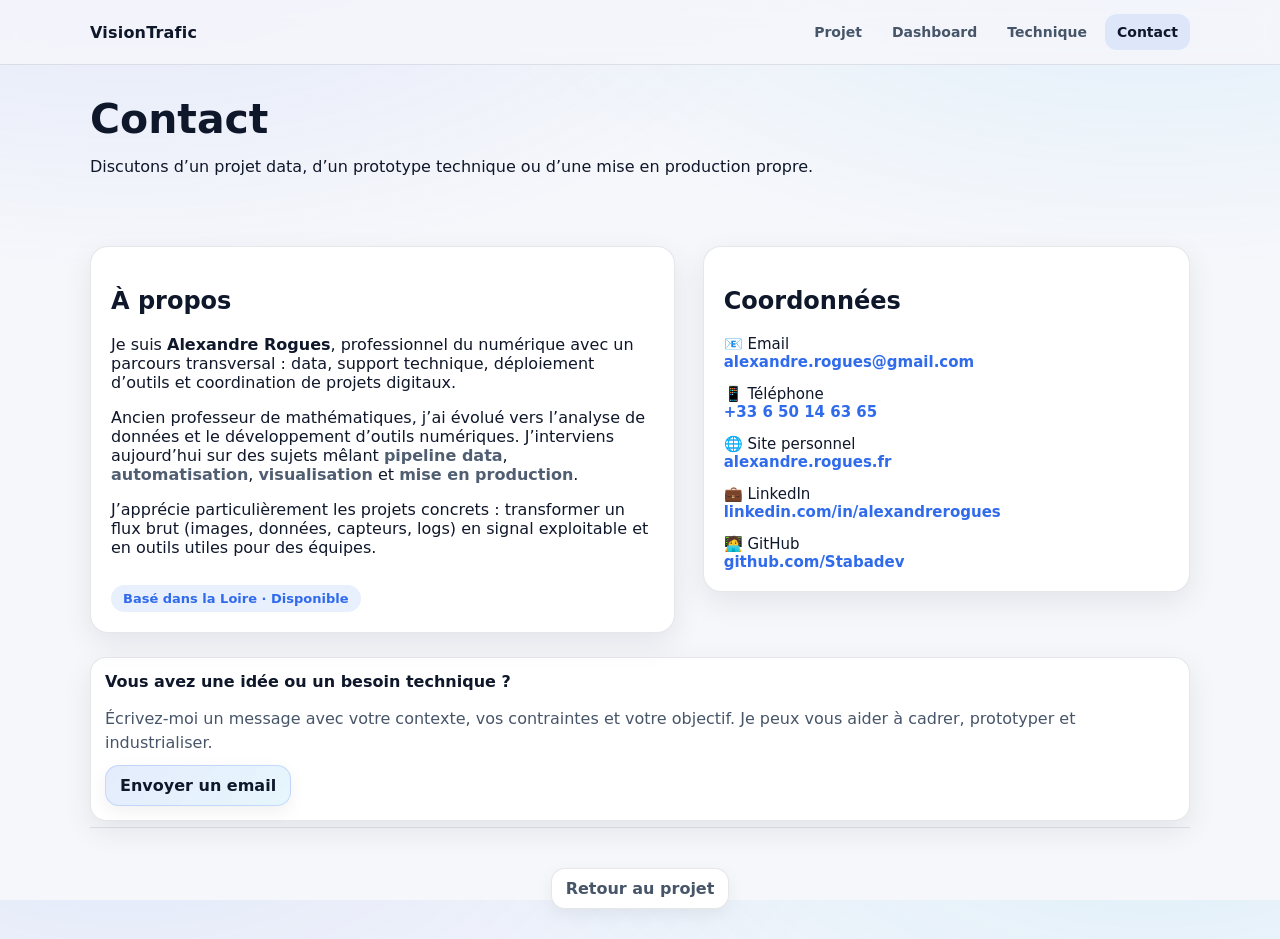
<file: templates/contact.html>
<!doctype html>
<html lang="fr">
<head>
  <meta charset="utf-8"/>
  <meta name="viewport" content="width=device-width, initial-scale=1"/>
  <title>Contact — Alexandre Rogues</title>
  <link rel="stylesheet" href="/static/css/style.css"/>
  <style>

    .hero-contact{
      padding-top: 32px;
      padding-bottom: 12px;
    }

    .contact-grid{
      display:grid;
      grid-template-columns: 1.2fr 1fr;
      gap: 28px;
      margin-top: 24px;
      align-items:start;
    }

    @media (max-width: 900px){
      .contact-grid{
        grid-template-columns: 1fr;
      }
    }

    .contact-card{
      border:1px solid var(--border);
      border-radius:18px;
      padding:20px;
      box-shadow: var(--shadow);
      background:#fff;
    }

    .contact-list{
      list-style:none;
      padding:0;
      margin:0;
      display:flex;
      flex-direction:column;
      gap:14px;
      font-size:15px;
    }

    .contact-list a{
      font-weight:900;
      color: rgba(37,99,235,.95);
      text-decoration:none;
    }

    .contact-list a:hover{
      text-decoration:underline;
    }

    .muted-strong{
      color:rgba(71,85,105,.95);
      font-weight:600;
    }

    .badge-contact{
      display:inline-block;
      margin-top:12px;
      font-size:13px;
      padding:6px 12px;
      border-radius:999px;
      background: rgba(37,99,235,.10);
      color: rgba(37,99,235,.95);
      font-weight:900;
    }

  </style>
</head>
<body>

<header class="topbar">
  <div class="wrap bar">
    <a class="brand" href="/">VisionTrafic</a>
    <nav class="nav">
      <a href="/">Projet</a>
      <a href="/dashboard">Dashboard</a>
      <a href="/technique">Technique</a>
      <a class="active" href="/contact">Contact</a>
    </nav>
  </div>
</header>

<main class="wrap">

  <section class="section hero-contact">
    <h1>Contact</h1>
    <p class="lede">
      Discutons d’un projet data, d’un prototype technique ou d’une mise en production propre.
    </p>
  </section>

  <section class="section contact-grid">

    <!-- Colonne gauche : Présentation -->
    <div class="contact-card">
      <h2>À propos</h2>

      <p>
        Je suis <strong>Alexandre Rogues</strong>, professionnel du numérique avec un parcours transversal :
        data, support technique, déploiement d’outils et coordination de projets digitaux.
      </p>

      <p>
        Ancien professeur de mathématiques, j’ai évolué vers l’analyse de données et le développement
        d’outils numériques. J’interviens aujourd’hui sur des sujets mêlant
        <span class="muted-strong">pipeline data</span>,
        <span class="muted-strong">automatisation</span>,
        <span class="muted-strong">visualisation</span>
        et <span class="muted-strong">mise en production</span>.
      </p>

      <p>
        J’apprécie particulièrement les projets concrets :
        transformer un flux brut (images, données, capteurs, logs) en signal exploitable
        et en outils utiles pour des équipes.
      </p>

      <span class="badge-contact">
        Basé dans la Loire · Disponible
      </span>
    </div>

    <!-- Colonne droite : Coordonnées -->
    <div class="contact-card">
      <h2>Coordonnées</h2>

      <ul class="contact-list">
        <li>
          📧 Email<br/>
          <a href="mailto:alexandre.rogues@gmail.com">
            alexandre.rogues@gmail.com
          </a>
        </li>

        <li>
          📱 Téléphone<br/>
          <a href="tel:+33650146365">
            +33 6 50 14 63 65
          </a>
        </li>

        <li>
          🌐 Site personnel<br/>
          <a href="https://alexandre.rogues.fr" target="_blank">
            alexandre.rogues.fr
          </a>
        </li>

        <li>
          💼 LinkedIn<br/>
          <a href="https://linkedin.com/in/alexandrerogues" target="_blank">
            linkedin.com/in/alexandrerogues
          </a>
        </li>

        <li>
          🧑‍💻 GitHub<br/>
          <a href="https://github.com/Stabadev" target="_blank">
            github.com/Stabadev
          </a>
        </li>
      </ul>

    </div>

  </section>

  <section class="section">
    <div class="card softCallout">
      <h3 style="margin-top:0">Vous avez une idée ou un besoin technique ?</h3>
      <p class="muted" style="margin-bottom:10px">
        Écrivez-moi un message avec votre contexte, vos contraintes et votre objectif.
        Je peux vous aider à cadrer, prototyper et industrialiser.
      </p>
      <a class="btn primary" href="mailto:alexandre.rogues@gmail.com">
        Envoyer un email
      </a>
    </div>
  </section>

  <footer class="footer" style="padding-top:40px; border-top: 1px solid var(--border);">
    <a class="btn" href="/">Retour au projet</a>
  </footer>

</main>

</body>
</html>
</file>
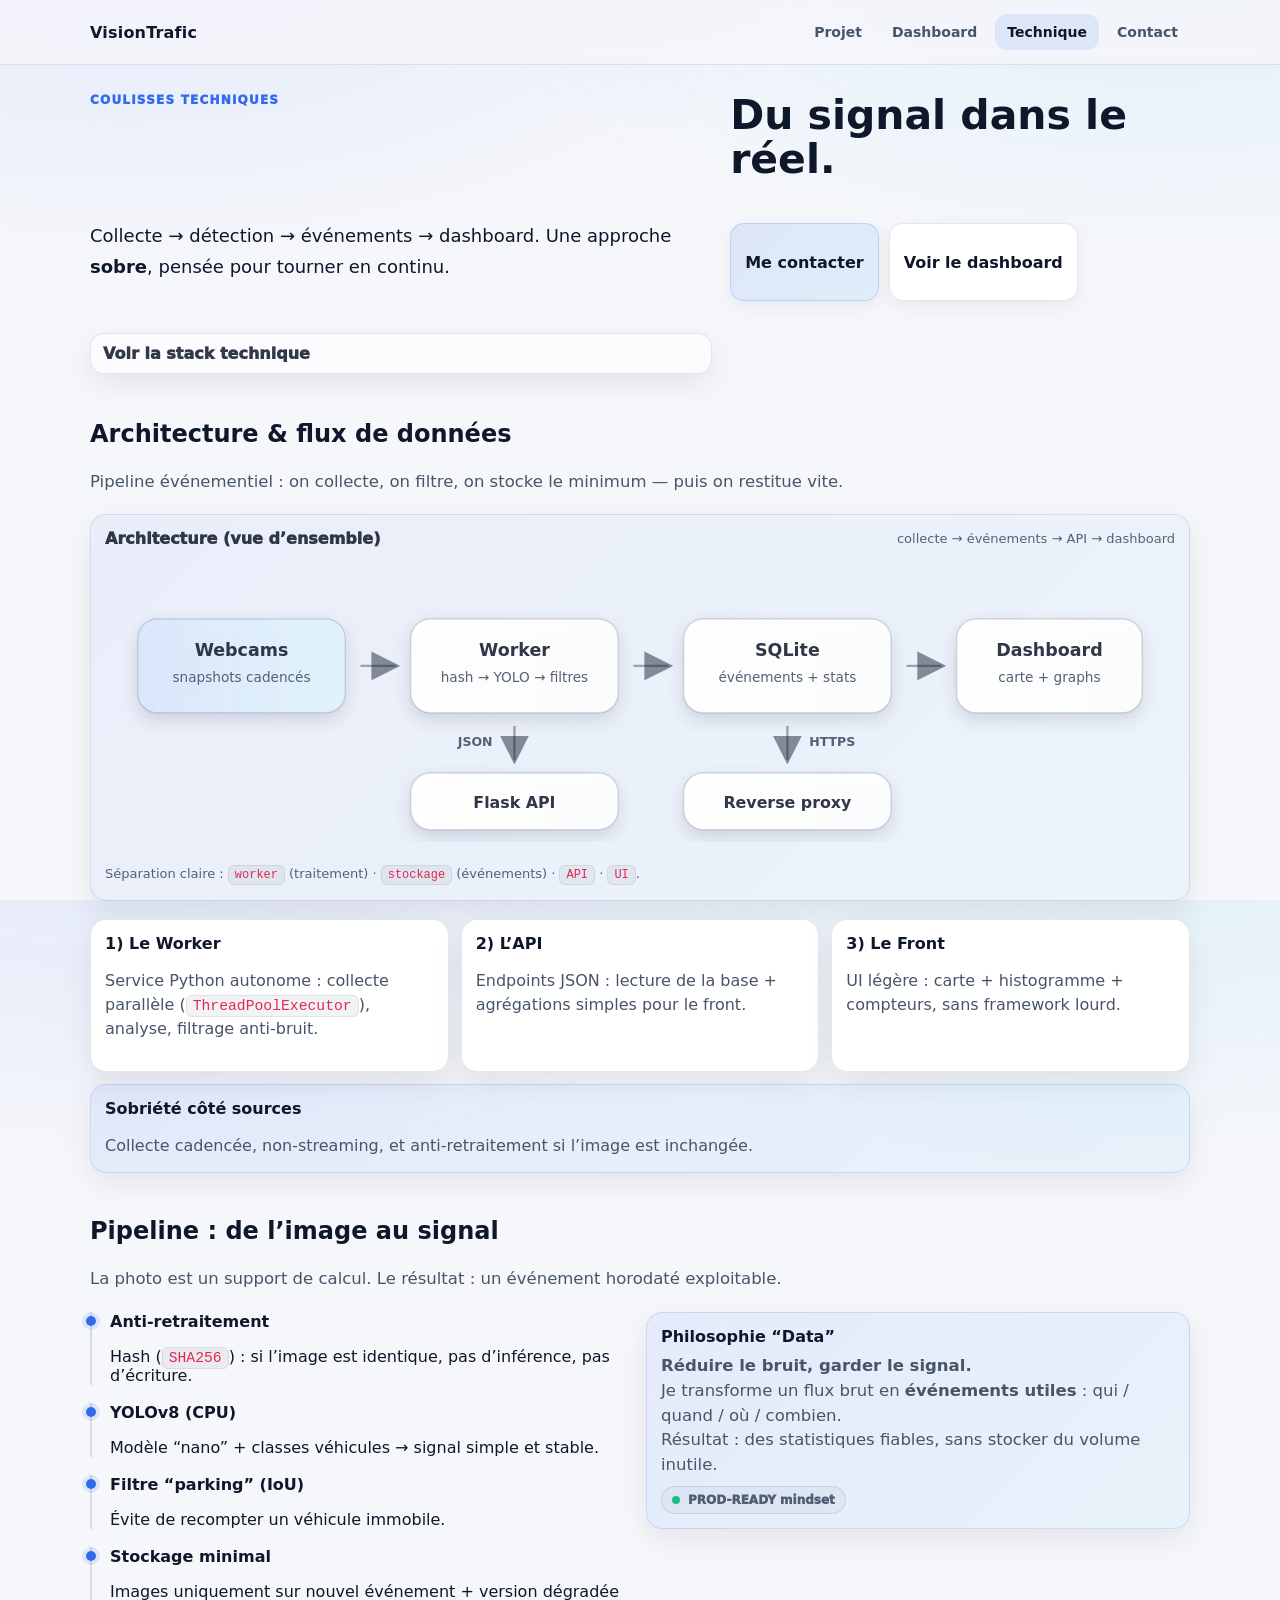
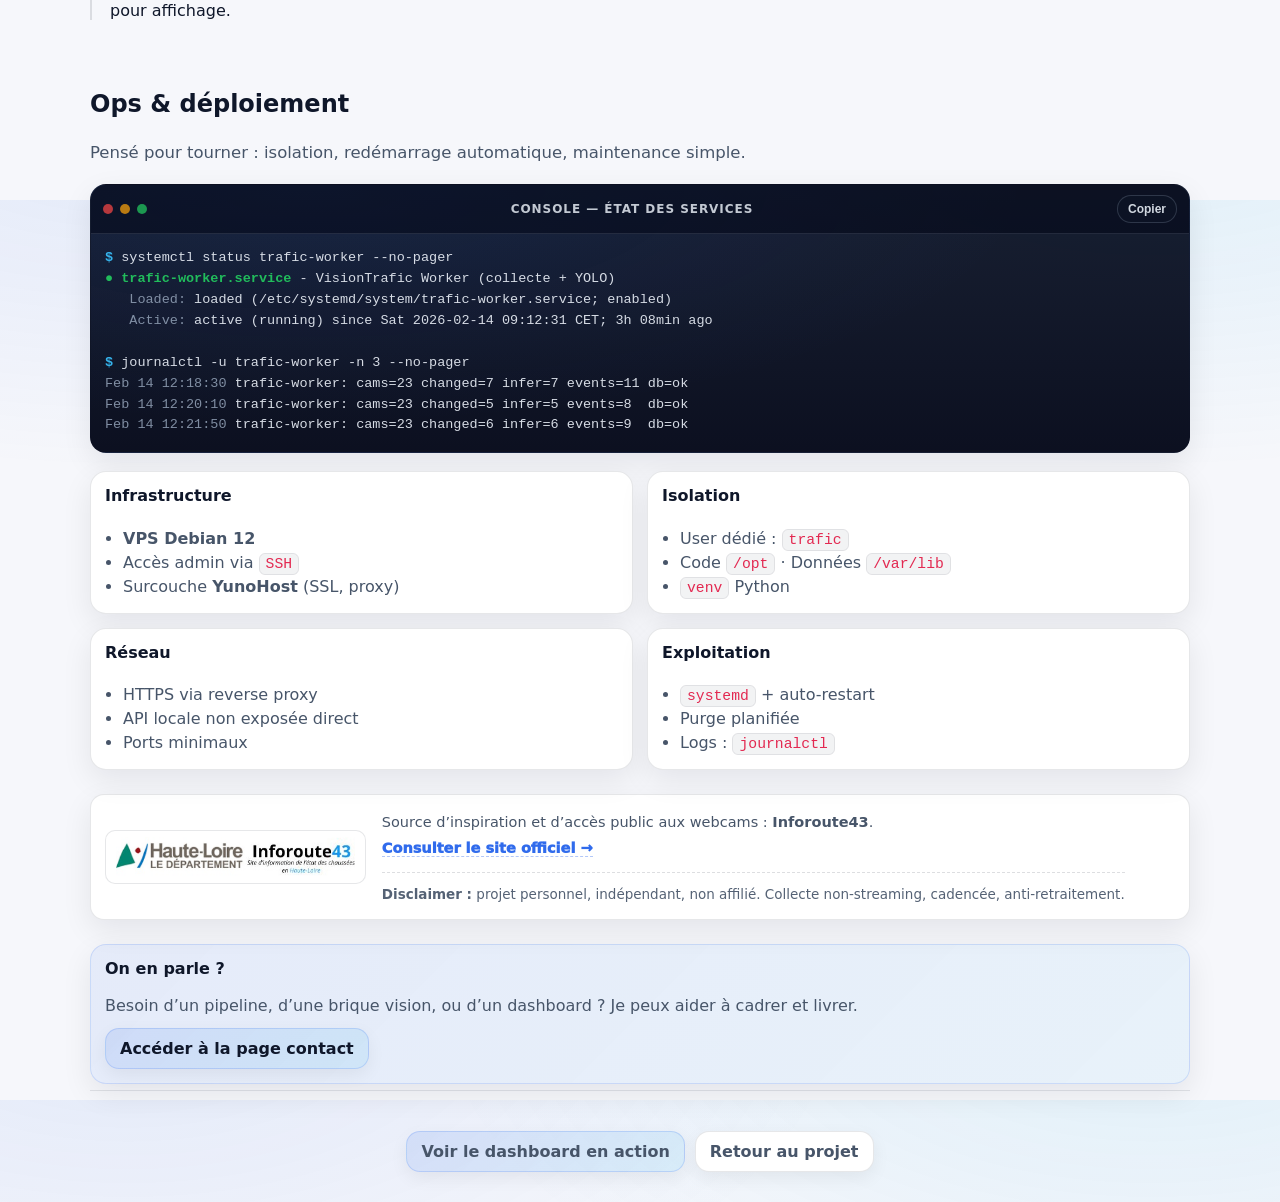
<file: templates/technique.html>
<!doctype html>
<html lang="fr">
<head>
  <meta charset="utf-8"/>
  <meta name="viewport" content="width=device-width, initial-scale=1"/>
  <title>VisionTrafic — Coulisses Techniques</title>
  <link rel="stylesheet" href="/static/css/style.css"/>
  <style>

    /* =========================
       LAYOUT OPS 2x2
    ========================== */
    .ops-grid{
      display:grid;
      grid-template-columns: repeat(2, 1fr);
      gap: 14px;
    }
    @media (max-width: 900px){
      .ops-grid{ grid-template-columns: 1fr; }
    }

    /* =========================
       TYPO & SPACING (local)
    ========================== */
    .prose { line-height: 1.8; color: var(--muted); font-size: 16.5px; }
    .lede  { font-size: 18px; color: var(--text); line-height: 1.7; margin: 12px 0 18px; max-width: 72ch; }
    .kicker{
      font-weight: 950;
      letter-spacing: .10em;
      color: rgba(37,99,235,.95);
      text-transform: uppercase;
      font-size: 12px;
      margin-bottom: 10px;
    }

    /* Intro: plus d'air */
    .hero{
      padding-top: 28px;
      padding-bottom: 8px;
    }
    .hero h1{
      margin-top: 0;
      margin-bottom: 10px;
    }
    .hero-actions{
      display:flex; gap:10px; flex-wrap:wrap;
      margin-top: 14px;
    }

    /* Stack pills: moins compact, + aéré */
    .tech-stack { display: flex; gap: 8px; margin: 14px 0 0; flex-wrap: wrap; }
    .tech-pill{
      padding: 6px 12px;
      border-radius: 999px;
      border: 1px solid var(--border);
      font-size: 13px;
      font-weight: 950;
      background: rgba(15,23,42,.03);
      color: rgba(15,23,42,.78);
    }
    .tech-pill.accent{
      background: rgba(37,99,235,.12);
      color: rgba(37,99,235,.95);
      border-color: rgba(37,99,235,.22);
    }

    /* Petit "details" propre */
    details.stack{
      margin-top: 14px;
      border: 1px solid var(--border);
      border-radius: 14px;
      padding: 10px 12px;
      background: rgba(255,255,255,.65);
      box-shadow: var(--shadow);
      max-width: 980px;
    }
    details.stack summary{
      cursor:pointer;
      font-weight: 950;
      color: rgba(15,23,42,.86);
      list-style: none;
    }
    details.stack summary::-webkit-details-marker{ display:none; }
    details.stack .hint{ margin-top: 8px; color: rgba(71,85,105,.92); font-size: 13px; }

    /* Mono */
    .mono{
      background: rgba(15, 23, 42, 0.05);
      padding: 2px 6px;
      border-radius: 6px;
      font-family: ui-monospace, SFMono-Regular, Menlo, Monaco, Consolas, "Liberation Mono", "Courier New", monospace;
      font-size: 0.92em;
      color: rgba(225,29,72,.95);
      border: 1px solid rgba(15,23,42,.08);
      white-space: nowrap;
    }

    /* Cards grid */
    .grid-features{
      display: grid;
      grid-template-columns: repeat(auto-fit, minmax(300px, 1fr));
      gap: 12px;
      margin: 18px 0 8px;
      align-items: stretch;
    }

    .softCallout{
      background: linear-gradient(135deg, rgba(37,99,235,.08), rgba(14,165,233,.06));
      border: 1px solid rgba(37,99,235,.16);
    }

    /* Steps */
    .process-step{
      border-left: 2px solid rgba(15,23,42,.12);
      padding-left: 18px;
      margin-bottom: 18px;
      position: relative;
    }
    .process-step::before{
      content:"";
      position:absolute;
      left:-6px;
      top:4px;
      width:10px;
      height:10px;
      border-radius:50%;
      background: rgba(37,99,235,.95);
      box-shadow: 0 0 0 4px rgba(37,99,235,.12);
    }

    /* Badge */
    .badge{
      display:inline-flex;
      align-items:center;
      gap:8px;
      font-size: 12px;
      font-weight: 950;
      color: rgba(71,85,105,.95);
      background: rgba(15,23,42,.03);
      border: 1px solid rgba(15,23,42,.10);
      padding: 6px 10px;
      border-radius: 999px;
      margin-top: 8px;
    }
    .dot{
      width:8px;height:8px;border-radius:999px;
      background: rgba(16,185,129,.95);
      box-shadow: 0 0 0 0 rgba(16,185,129,.35);
      animation: pulse 1.6s infinite;
    }
    @keyframes pulse{
      0% { box-shadow: 0 0 0 0 rgba(16,185,129,.35); }
      70% { box-shadow: 0 0 0 10px rgba(16,185,129,0); }
      100% { box-shadow: 0 0 0 0 rgba(16,185,129,0); }
    }

    /* Reference */
    .logo-box{
      background: #fff;
      border: 1px solid var(--border);
      padding: 14px;
      border-radius: 14px;
      display: flex;
      align-items: center;
      gap: 16px;
      box-shadow: var(--shadow);
    }
    .logo-box img{
      height: 54px;
      border-radius: 10px;
      border: 1px solid rgba(15,23,42,.10);
      background: #fff;
      padding: 6px 10px;
    }
    .logo-box a{
      color: rgba(37,99,235,.95);
      font-weight: 950;
      border-bottom: 1px dashed rgba(37,99,235,.35);
    }
    .logo-box a:hover{ border-bottom-style: solid; }

    .disclaimer{
      margin-top: 10px;
      padding-top: 10px;
      border-top: 1px dashed rgba(15,23,42,.14);
      font-size: 13.5px;
      color: rgba(71,85,105,.92);
      line-height: 1.65;
    }

    @media (max-width: 768px) {
      .grid-features { grid-template-columns: 1fr; }
      .logo-box { flex-direction: column; align-items: flex-start; }
      .logo-box img { height: 50px; }
    }

    /* =========================
       ARCH DIAGRAM (fixed)
    ========================== */
    .arch-figure{ margin: 16px 0 6px; }
    .arch-card{
      border: 1px solid var(--border);
      border-radius: 16px;
      background: linear-gradient(135deg, rgba(37,99,235,.06), rgba(14,165,233,.04));
      box-shadow: var(--shadow);
      padding: 14px;
      overflow: hidden;
    }
    .arch-title{
      display:flex; align-items:center; justify-content:space-between;
      gap: 10px; margin-bottom: 12px;
    }
    .arch-title strong{ font-weight: 950; color: rgba(15,23,42,.86); }
    .arch-title span{ font-size: 13px; color: rgba(71,85,105,.92); }
    .arch-svg{ width: 100%; height: auto; display:block; }
    .arch-legend{
      margin: 10px 0 0;
      font-size: 13px;
      color: rgba(71,85,105,.92);
      line-height: 1.6;
    }

    /* =========================
       TERMINAL
    ========================== */
    .terminal{
      border-radius: 16px;
      border: 1px solid rgba(15,23,42,.12);
      background:
        radial-gradient(1200px 400px at 20% 0%, rgba(37,99,235,.10), transparent 60%),
        linear-gradient(180deg, rgba(15,23,42,.96), rgba(2,6,23,.96));
      box-shadow: var(--shadow);
      overflow: hidden;
      margin: 14px 0 18px;
    }
    .terminal-bar{
      display:flex; align-items:center; justify-content:space-between;
      gap: 10px;
      padding: 10px 12px;
      border-bottom: 1px solid rgba(148,163,184,.18);
      background: rgba(2,6,23,.55);
    }
    .term-dots{ display:flex; gap:7px; align-items:center; }
    .term-dot{ width:10px; height:10px; border-radius:999px; background: rgba(148,163,184,.35); }
    .term-dot.red{ background: rgba(239,68,68,.75); }
    .term-dot.yel{ background: rgba(245,158,11,.75); }
    .term-dot.grn{ background: rgba(34,197,94,.75); }

    .terminal-title{
      font-size: 12px;
      letter-spacing: .08em;
      text-transform: uppercase;
      color: rgba(226,232,240,.86);
      font-weight: 900;
      white-space: nowrap;
    }
    .term-actions{ display:flex; gap:8px; align-items:center; }
    .term-btn{
      font-size: 12px;
      font-weight: 900;
      color: rgba(226,232,240,.92);
      border: 1px solid rgba(148,163,184,.25);
      background: rgba(15,23,42,.35);
      padding: 6px 10px;
      border-radius: 999px;
      cursor: pointer;
    }
    .term-btn:hover{ background: rgba(15,23,42,.55); }

    .terminal pre{
      margin:0;
      padding: 14px 14px 16px;
      overflow:auto;
      color: rgba(226,232,240,.94);
      font-size: 13.5px;
      line-height: 1.55;
      font-family: ui-monospace, SFMono-Regular, Menlo, Monaco, Consolas, "Liberation Mono", "Courier New", monospace;
      white-space: pre;
    }
    .terminal .prompt{ color: rgba(56,189,248,.95); font-weight: 900; }
    .terminal .ok{ color: rgba(34,197,94,.95); font-weight: 900; }
    .terminal .dim{ color: rgba(148,163,184,.85); }

  </style>
</head>
<body>

<header class="topbar">
  <div class="wrap bar">
    <a class="brand" href="/">VisionTrafic</a>
    <nav class="nav">
      <a href="/">Projet</a>
      <a href="/dashboard">Dashboard</a>
      <a class="active" href="/technique">Technique</a>
      <a href="/contact">Contact</a>
      
    </nav>
  </div>
</header>


<main class="wrap">

  <!-- INTRO (abrégée + aérée) -->
  <section class="section hero">
    <div class="kicker">Coulisses techniques</div>
    <h1>Du signal dans le réel.</h1>

    <p class="lede">
      Collecte → détection → événements → dashboard.
      Une approche <strong>sobre</strong>, pensée pour tourner en continu.
    </p>

    <div class="hero-actions">
      <a class="btn primary" href="/contact">Me contacter</a>
      <a class="btn" href="/dashboard">Voir le dashboard</a>
    </div>

    <details class="stack">
      <summary>Voir la stack technique</summary>
      <div class="tech-stack" aria-label="Stack">
        <span class="tech-pill accent">Python 3.11</span>
        <span class="tech-pill">YOLOv8n</span>
        <span class="tech-pill">Torch (CPU)</span>
        <span class="tech-pill">SQLite (WAL)</span>
        <span class="tech-pill">Flask API</span>
        <span class="tech-pill">Systemd</span>
        <span class="tech-pill">YunoHost</span>
        <span class="tech-pill">Vanilla JS</span>
      </div>
      <div class="hint">Cas d’usage : webcams routières → événements (où/quand/combien) → carte + stats.</div>
    </details>
  </section>

  <!-- ARCHI -->
  <section class="section">
    <h2 class="h2">Architecture & flux de données</h2>
    <p class="prose">
      Pipeline événementiel : on collecte, on filtre, on stocke le minimum — puis on restitue vite.
    </p>

    <!-- ARCH DIAGRAM (API/Proxy descended + clean arrows) -->
    <div class="arch-figure">
      <div class="arch-card">
        <div class="arch-title">
          <strong>Architecture (vue d’ensemble)</strong>
          <span>collecte → événements → API → dashboard</span>
        </div>

        <svg class="arch-svg" viewBox="0 0 980 270" role="img" aria-label="Schéma d’architecture VisionTrafic">
          <defs>
            <filter id="shadowA" x="-20%" y="-20%" width="140%" height="140%">
              <feDropShadow dx="0" dy="6" stdDeviation="8" flood-color="rgba(15,23,42,0.14)"/>
            </filter>
            <marker id="arrowA" markerWidth="12" markerHeight="12" refX="10" refY="6" orient="auto">
              <path d="M0,0 L12,6 L0,12 Z" fill="rgba(15,23,42,0.48)"/>
            </marker>
            <linearGradient id="fillA" x1="0" x2="1">
              <stop offset="0" stop-color="rgba(255,255,255,0.98)"/>
              <stop offset="1" stop-color="rgba(255,255,255,0.86)"/>
            </linearGradient>
            <linearGradient id="accentA" x1="0" x2="1">
              <stop offset="0" stop-color="rgba(37,99,235,0.16)"/>
              <stop offset="1" stop-color="rgba(14,165,233,0.10)"/>
            </linearGradient>
            <style>
              .box{ fill:url(#fillA); stroke: rgba(15,23,42,0.14); stroke-width:1.4; }
              .acc{ fill:url(#accentA); }
              .t1{ font: 900 16px ui-sans-serif, system-ui, -apple-system, Segoe UI, Roboto, Arial; fill: rgba(15,23,42,0.86); }
              .t2{ font: 500 12.5px ui-sans-serif, system-ui, -apple-system, Segoe UI, Roboto, Arial; fill: rgba(71,85,105,0.92); }
              .ln{ stroke: rgba(15,23,42,0.36); stroke-width:2.2; fill:none; marker-end:url(#arrowA); }
              .cap{ font: 800 11.5px ui-sans-serif, system-ui, -apple-system, Segoe UI, Roboto, Arial; fill: rgba(71,85,105,0.92); }
            </style>
          </defs>

          <!-- Top row boxes -->
          <!-- Webcams (30..220) -->
          <g filter="url(#shadowA)">
            <rect class="box" x="30" y="54" rx="18" ry="18" width="190" height="86"/>
            <rect class="acc" x="30" y="54" rx="18" ry="18" width="190" height="86"/>
            <text class="t1" x="125" y="88" text-anchor="middle">Webcams</text>
            <text class="t2" x="125" y="112" text-anchor="middle">snapshots cadencés</text>
          </g>

          <!-- Worker (280..470) -->
          <g filter="url(#shadowA)">
            <rect class="box" x="280" y="54" rx="18" ry="18" width="190" height="86"/>
            <text class="t1" x="375" y="88" text-anchor="middle">Worker</text>
            <text class="t2" x="375" y="112" text-anchor="middle">hash → YOLO → filtres</text>
          </g>

          <!-- SQLite (530..720) -->
          <g filter="url(#shadowA)">
            <rect class="box" x="530" y="54" rx="18" ry="18" width="190" height="86"/>
            <text class="t1" x="625" y="88" text-anchor="middle">SQLite</text>
            <text class="t2" x="625" y="112" text-anchor="middle">événements + stats</text>
          </g>

          <!-- Dashboard (780..950) -->
          <g filter="url(#shadowA)">
            <rect class="box" x="780" y="54" rx="18" ry="18" width="170" height="86"/>
            <text class="t1" x="865" y="88" text-anchor="middle">Dashboard</text>
            <text class="t2" x="865" y="112" text-anchor="middle">carte + graphs</text>
          </g>

          <!-- Horizontal arrows with gap -->
          <line class="ln" x1="234" y1="97" x2="266" y2="97"/>
          <line class="ln" x1="484" y1="97" x2="516" y2="97"/>
          <line class="ln" x1="734" y1="97" x2="766" y2="97"/>

          <!-- Bottom row moved DOWN (more air) -->
          <!-- API (under Worker) y=195 -->
          <g filter="url(#shadowA)">
            <rect class="box" x="280" y="195" rx="18" ry="18" width="190" height="52"/>
            <text class="t1" x="375" y="227" text-anchor="middle" style="font-size:14.5px">Flask API</text>
          </g>

          <!-- Reverse proxy (under SQLite) y=195 -->
          <g filter="url(#shadowA)">
            <rect class="box" x="530" y="195" rx="18" ry="18" width="190" height="52"/>
            <text class="t1" x="625" y="227" text-anchor="middle" style="font-size:14.5px">Reverse proxy</text>
          </g>

          <!-- Vertical arrows (now long + gapped) -->
          <!-- Top bottom = 54+86 = 140. Bottom top = 195 -->
          <!-- We'll draw from 152 to 183 (gap 12px both sides-ish) -->
          <line class="ln" x1="375" y1="152" x2="375" y2="183"/>
          <line class="ln" x1="625" y1="152" x2="625" y2="183"/>

          <!-- Labels placed BESIDE arrows to avoid overlap -->
          <text class="cap" x="355" y="170" text-anchor="end">JSON</text>
          <text class="cap" x="645" y="170" text-anchor="start">HTTPS</text>
        </svg>

        <p class="arch-legend">
          Séparation claire : <span class="mono">worker</span> (traitement) · <span class="mono">stockage</span> (événements) · <span class="mono">API</span> · <span class="mono">UI</span>.
        </p>
      </div>
    </div>

    <div class="grid-features">
      <article class="card">
        <h3>1) Le Worker</h3>
        <p class="muted">
          Service Python autonome : collecte parallèle (<span class="mono">ThreadPoolExecutor</span>), analyse, filtrage anti-bruit.
        </p>
      </article>
      <article class="card">
        <h3>2) L’API</h3>
        <p class="muted">
          Endpoints JSON : lecture de la base + agrégations simples pour le front.
        </p>
      </article>
      <article class="card">
        <h3>3) Le Front</h3>
        <p class="muted">
          UI légère : carte + histogramme + compteurs, sans framework lourd.
        </p>
      </article>
    </div>

    <div class="card softCallout" style="margin-top:12px">
      <h3 style="margin-top:0">Sobriété côté sources</h3>
      <p class="muted" style="margin-bottom:0">
        Collecte cadencée, non-streaming, et anti-retraitement si l’image est inchangée.
      </p>
    </div>
  </section>

  <!-- PIPELINE -->
  <section class="section">
    <h2 class="h2">Pipeline : de l’image au signal</h2>
    <p class="prose">
      La photo est un support de calcul. Le résultat : un événement horodaté exploitable.
    </p>

    <div class="grid-features" style="align-items:start;">
      <div>
        <div class="process-step">
          <strong>Anti-retraitement</strong>
          <p class="muted">
            Hash (<span class="mono">SHA256</span>) : si l’image est identique, pas d’inférence, pas d’écriture.
          </p>
        </div>

        <div class="process-step">
          <strong>YOLOv8 (CPU)</strong>
          <p class="muted">
            Modèle “nano” + classes véhicules → signal simple et stable.
          </p>
        </div>

        <div class="process-step">
          <strong>Filtre “parking” (IoU)</strong>
          <p class="muted">
            Évite de recompter un véhicule immobile.
          </p>
        </div>

        <div class="process-step">
          <strong>Stockage minimal</strong>
          <p class="muted">
            Images uniquement sur nouvel événement + version dégradée pour affichage.
          </p>
        </div>
      </div>

      <div class="card softCallout">
        <h3 style="margin-top:0">Philosophie “Data”</h3>
<p class="prose" style="margin:0">
  <strong>Réduire le bruit, garder le signal.</strong><br/>
  Je transforme un flux brut en <strong>événements utiles</strong> : qui / quand / où / combien.<br/>
  Résultat : des statistiques fiables, sans stocker du volume inutile.
</p>

        <div class="badge" title="Déploiement conçu comme un service">
          <span class="dot"></span>
          <span>PROD-READY mindset</span>
        </div>
      </div>
    </div>
  </section>

  <!-- OPS -->
  <section class="section">
    <h2 class="h2">Ops & déploiement</h2>
    <p class="prose">
      Pensé pour tourner : isolation, redémarrage automatique, maintenance simple.
    </p>

    <!-- console -->
    <div class="terminal" aria-label="Console live">
      <div class="terminal-bar">
        <div class="term-dots" aria-hidden="true">
          <span class="term-dot red"></span>
          <span class="term-dot yel"></span>
          <span class="term-dot grn"></span>
        </div>
        <div class="terminal-title">console — état des services</div>
        <div class="term-actions">
          <button class="term-btn" type="button" data-copy="#termOps">Copier</button>
        </div>
      </div>

      <pre id="termOps"><span class="prompt">$</span> systemctl status trafic-worker --no-pager
<span class="ok">● trafic-worker.service</span> - VisionTrafic Worker (collecte + YOLO)
<span class="dim">   Loaded:</span> loaded (/etc/systemd/system/trafic-worker.service; enabled)
<span class="dim">   Active:</span> active (running) since Sat 2026-02-14 09:12:31 CET; 3h 08min ago

<span class="prompt">$</span> journalctl -u trafic-worker -n 3 --no-pager
<span class="dim">Feb 14 12:18:30</span> trafic-worker: cams=23 changed=7 infer=7 events=11 db=ok
<span class="dim">Feb 14 12:20:10</span> trafic-worker: cams=23 changed=5 infer=5 events=8  db=ok
<span class="dim">Feb 14 12:21:50</span> trafic-worker: cams=23 changed=6 infer=6 events=9  db=ok</pre>
    </div>

    <div class="ops-grid">
      <div class="card">
        <h4 style="margin-top:0">Infrastructure</h4>
        <ul class="miniList">
          <li><strong>VPS Debian 12</strong></li>
          <li>Accès admin via <span class="mono">SSH</span></li>
          <li>Surcouche <strong>YunoHost</strong> (SSL, proxy)</li>
        </ul>
      </div>

      <div class="card">
        <h4 style="margin-top:0">Isolation</h4>
        <ul class="miniList">
          <li>User dédié : <span class="mono">trafic</span></li>
          <li>Code <span class="mono">/opt</span> · Données <span class="mono">/var/lib</span></li>
          <li><span class="mono">venv</span> Python</li>
        </ul>
      </div>

      <div class="card">
        <h4 style="margin-top:0">Réseau</h4>
        <ul class="miniList">
          <li>HTTPS via reverse proxy</li>
          <li>API locale non exposée direct</li>
          <li>Ports minimaux</li>
        </ul>
      </div>

      <div class="card">
        <h4 style="margin-top:0">Exploitation</h4>
        <ul class="miniList">
          <li><span class="mono">systemd</span> + auto-restart</li>
          <li>Purge planifiée</li>
          <li>Logs : <span class="mono">journalctl</span></li>
        </ul>
      </div>
    </div>
  </section>

  <!-- REFERENCE BOX -->
  <section class="section">
    <div class="logo-box">
      <img src="/static/pic/logo-inforoute_43.jpg" alt="Inforoute43 (référence)">
      <div class="prose" style="font-size: 14.5px; margin:0">
        Source d’inspiration et d’accès public aux webcams : <strong>Inforoute43</strong>.
        <br/>
        <a href="https://www.inforoute43.fr/" target="_blank" rel="noreferrer">Consulter le site officiel →</a>

        <div class="disclaimer">
          <strong>Disclaimer :</strong> projet personnel, indépendant, non affilié. Collecte non-streaming, cadencée, anti-retraitement.
        </div>
      </div>
    </div>
  </section>

  <section class="section">
    <div class="card softCallout">
      <h3 style="margin-top:0">On en parle ?</h3>
      <p class="muted" style="margin-bottom:10px">
        Besoin d’un pipeline, d’une brique vision, ou d’un dashboard ? Je peux aider à cadrer et livrer.
      </p>
      <a class="btn primary" href="/contact">Accéder à la page contact</a>
    </div>
  </section>

  <footer class="footer" style="padding-top:40px; border-top: 1px solid var(--border);">
    <a class="btn primary" href="/dashboard">Voir le dashboard en action</a>
    <a class="btn" href="/">Retour au projet</a>
  </footer>

</main>

<script>
  // Copy button for terminal block
  document.addEventListener('click', async (e) => {
    const btn = e.target.closest('[data-copy]');
    if(!btn) return;
    const sel = btn.getAttribute('data-copy');
    const el = document.querySelector(sel);
    if(!el) return;

    const text = (el.innerText || el.textContent || '').trim();
    try{
      await navigator.clipboard.writeText(text);
      const old = btn.textContent;
      btn.textContent = "Copié ✓";
      setTimeout(()=> btn.textContent = old, 900);
    }catch(err){
      const ta = document.createElement('textarea');
      ta.value = text;
      document.body.appendChild(ta);
      ta.select();
      document.execCommand('copy');
      document.body.removeChild(ta);
      const old = btn.textContent;
      btn.textContent = "Copié ✓";
      setTimeout(()=> btn.textContent = old, 900);
    }
  });
</script>

</body>
</html>
</file>
<file: static/css/style.css>
:root{
  --bg:#f6f7fb;
  --card:#ffffff;
  --text:#0f172a;
  --muted:#475569;
  --border:rgba(15,23,42,.10);
  --shadow: 0 10px 30px rgba(2,6,23,.08);
  --primary:#2563eb;
  --primary2:#0ea5e9;
  --radius:16px;
  --max: 1100px;
}

*{box-sizing:border-box}
html,body{height:100%}
body{
  margin:0;
  font-family: ui-sans-serif, system-ui, -apple-system, Segoe UI, Roboto, Arial;
  color:var(--text);
  background: radial-gradient(1200px 600px at 10% -10%, rgba(37,99,235,.10), transparent 60%),
              radial-gradient(1200px 600px at 90% -10%, rgba(14,165,233,.10), transparent 60%),
              var(--bg);
}

a{color:inherit; text-decoration:none}
.wrap{width:min(var(--max), calc(100% - 32px)); margin:0 auto}

.topbar{
  position:sticky; top:0; z-index:50;
  background: rgba(246,247,251,.78);
  backdrop-filter: blur(10px);
  border-bottom:1px solid var(--border);
}
.bar{display:flex; align-items:center; justify-content:space-between; gap:12px; padding:14px 0; flex-wrap:wrap}

.brand{font-weight:900; letter-spacing:.2px}

.nav{display:flex; gap:6px; align-items:center; flex-wrap:wrap}
.nav a{
  font-size:14px;
  font-weight:800;
  color:var(--muted);
  padding:10px 12px;
  border-radius:12px;
}
.nav a:hover{background:rgba(15,23,42,.04)}
.nav a.active{
  color:var(--text);
  background:rgba(37,99,235,.10);
}
.nav a.ghost{opacity:.65}

.hero{
  display:grid;
  grid-template-columns: 1.15fr .85fr;
  gap:18px;
  padding:22px 0 10px;
}
h1{margin:0 0 10px; font-size: clamp(26px, 3.2vw, 42px); line-height:1.08}
.lead{margin:0 0 14px; color:var(--muted); font-size:16px; line-height:1.55}
.fine{margin:12px 0 0; color:rgba(71,85,105,.85); font-size:13px}

.cta{display:flex; gap:10px; flex-wrap:wrap}
.btn{
  display:inline-flex; align-items:center; justify-content:center;
  padding:10px 14px;
  border-radius:14px;
  border:1px solid var(--border);
  background: var(--card);
  box-shadow: 0 6px 18px rgba(2,6,23,.06);
  font-weight:900;
}
.btn:hover{transform: translateY(-1px)}
.btn.primary{
  border-color: rgba(37,99,235,.18);
  background: linear-gradient(135deg, rgba(37,99,235,.12), rgba(14,165,233,.10));
}

.kpis{
  background:var(--card);
  border:1px solid var(--border);
  border-radius:var(--radius);
  box-shadow:var(--shadow);
  padding:14px;
}
.kpi{padding:10px 0; border-bottom:1px solid rgba(15,23,42,.06)}
.kpi:last-child{border-bottom:none}
.kpi .k{font-size:12px; color:var(--muted); font-weight:900; letter-spacing:.2px}
.kpi .v{font-size:26px; font-weight:950; margin-top:2px}
.kpi .v.small{font-size:16px; color:var(--text)}

.cards{
  display:grid;
  grid-template-columns: repeat(3, 1fr);
  gap:12px;
  padding:14px 0;
}
.cards.two{grid-template-columns: repeat(2, 1fr);}
.card{
  background:var(--card);
  border:1px solid var(--border);
  border-radius:var(--radius);
  box-shadow:var(--shadow);
  padding:14px;
}
.card h3{margin:0 0 8px; font-size:16px}
.card p, .card li{color:var(--muted); line-height:1.5}
.card ul{margin:0; padding-left:18px}

.footer{
  padding:20px 0 30px;
  display:flex; justify-content:center; gap:10px; flex-wrap:wrap;
  color:var(--muted);
}

.section{padding:18px 0 6px}

.pageDash{background:var(--bg)}
.dashWrap{
  width:min(var(--max), calc(100% - 16px));
  margin:12px auto 16px;
  height: calc(100vh - 74px);
  border-radius:18px;
  overflow:hidden;
  border:1px solid var(--border);
  box-shadow:var(--shadow);
  background:var(--card);
}
.dashFrame{width:100%; height:100%; border:0; display:block}

@media (max-width: 980px){
  .hero{grid-template-columns:1fr}
  .cards{grid-template-columns:1fr}
  .cards.two{grid-template-columns:1fr}
  .dashWrap{height: calc(100vh - 92px);}
}
</file>
